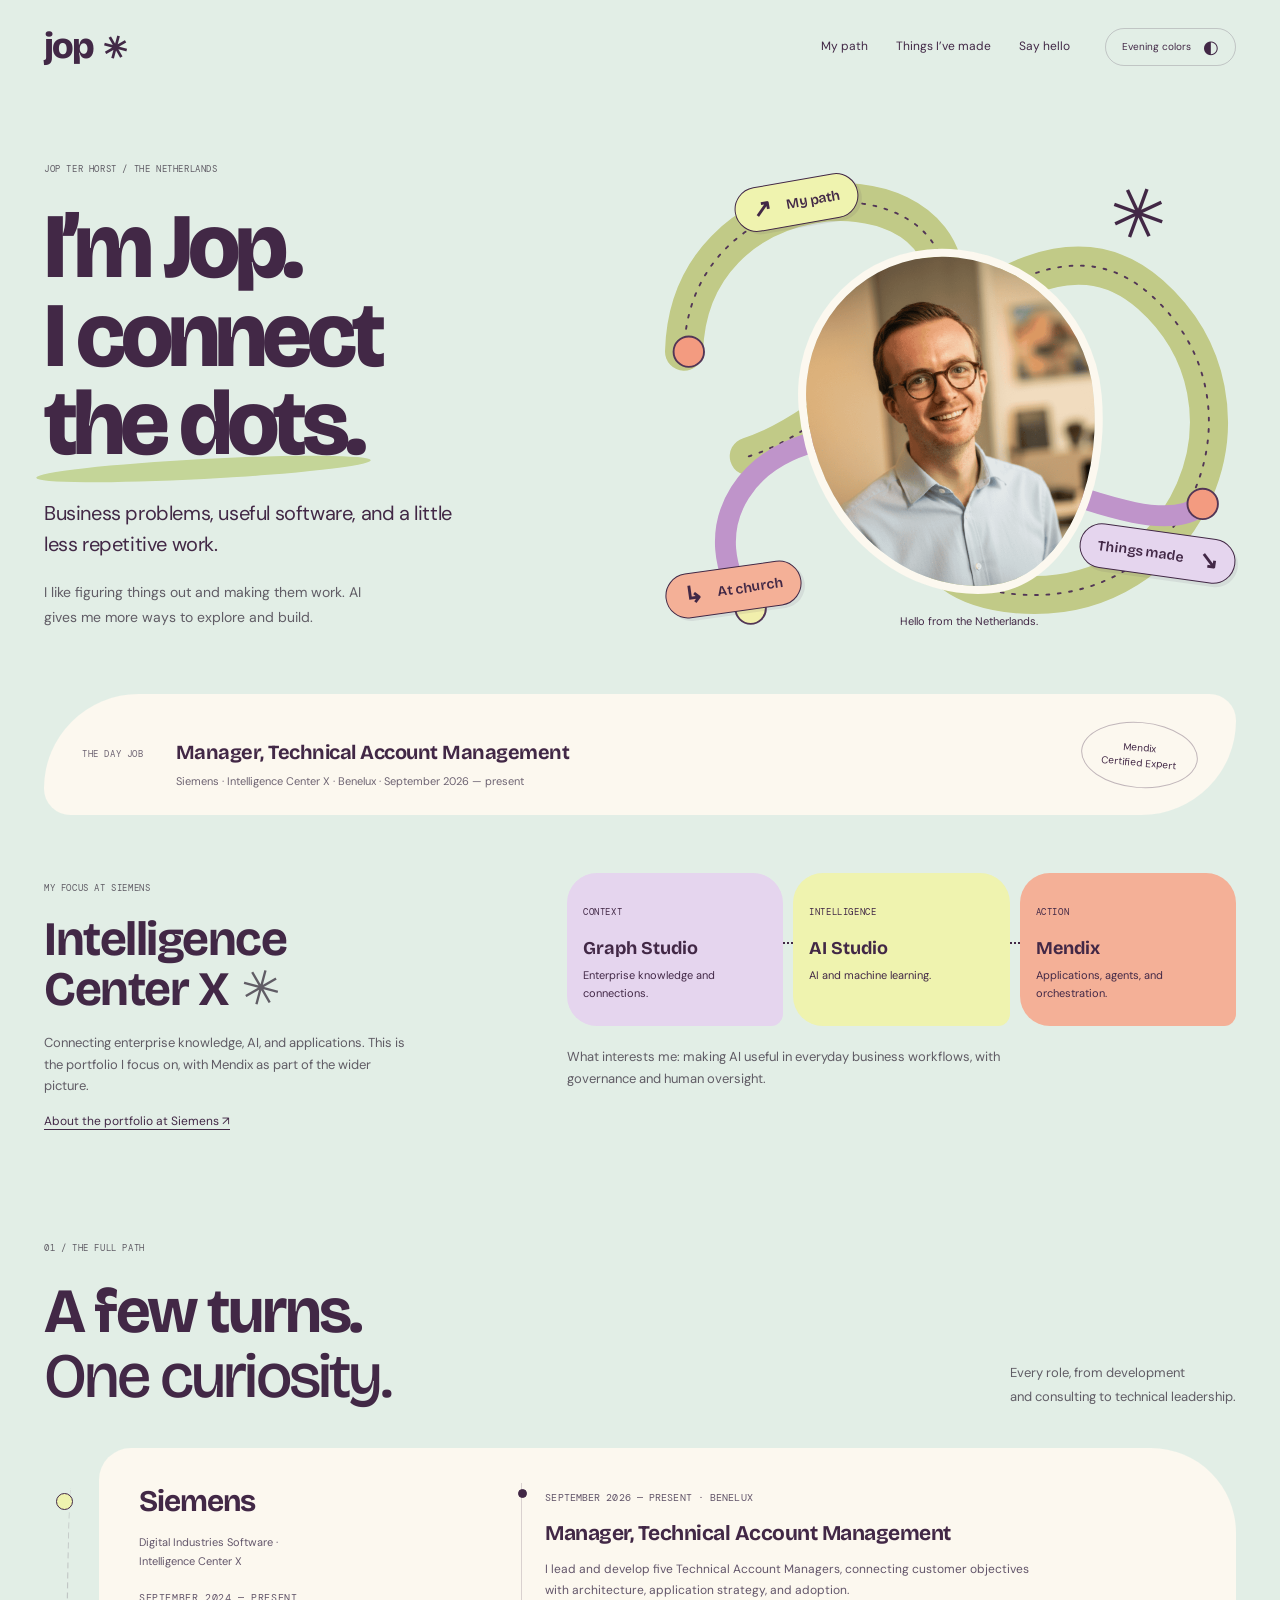
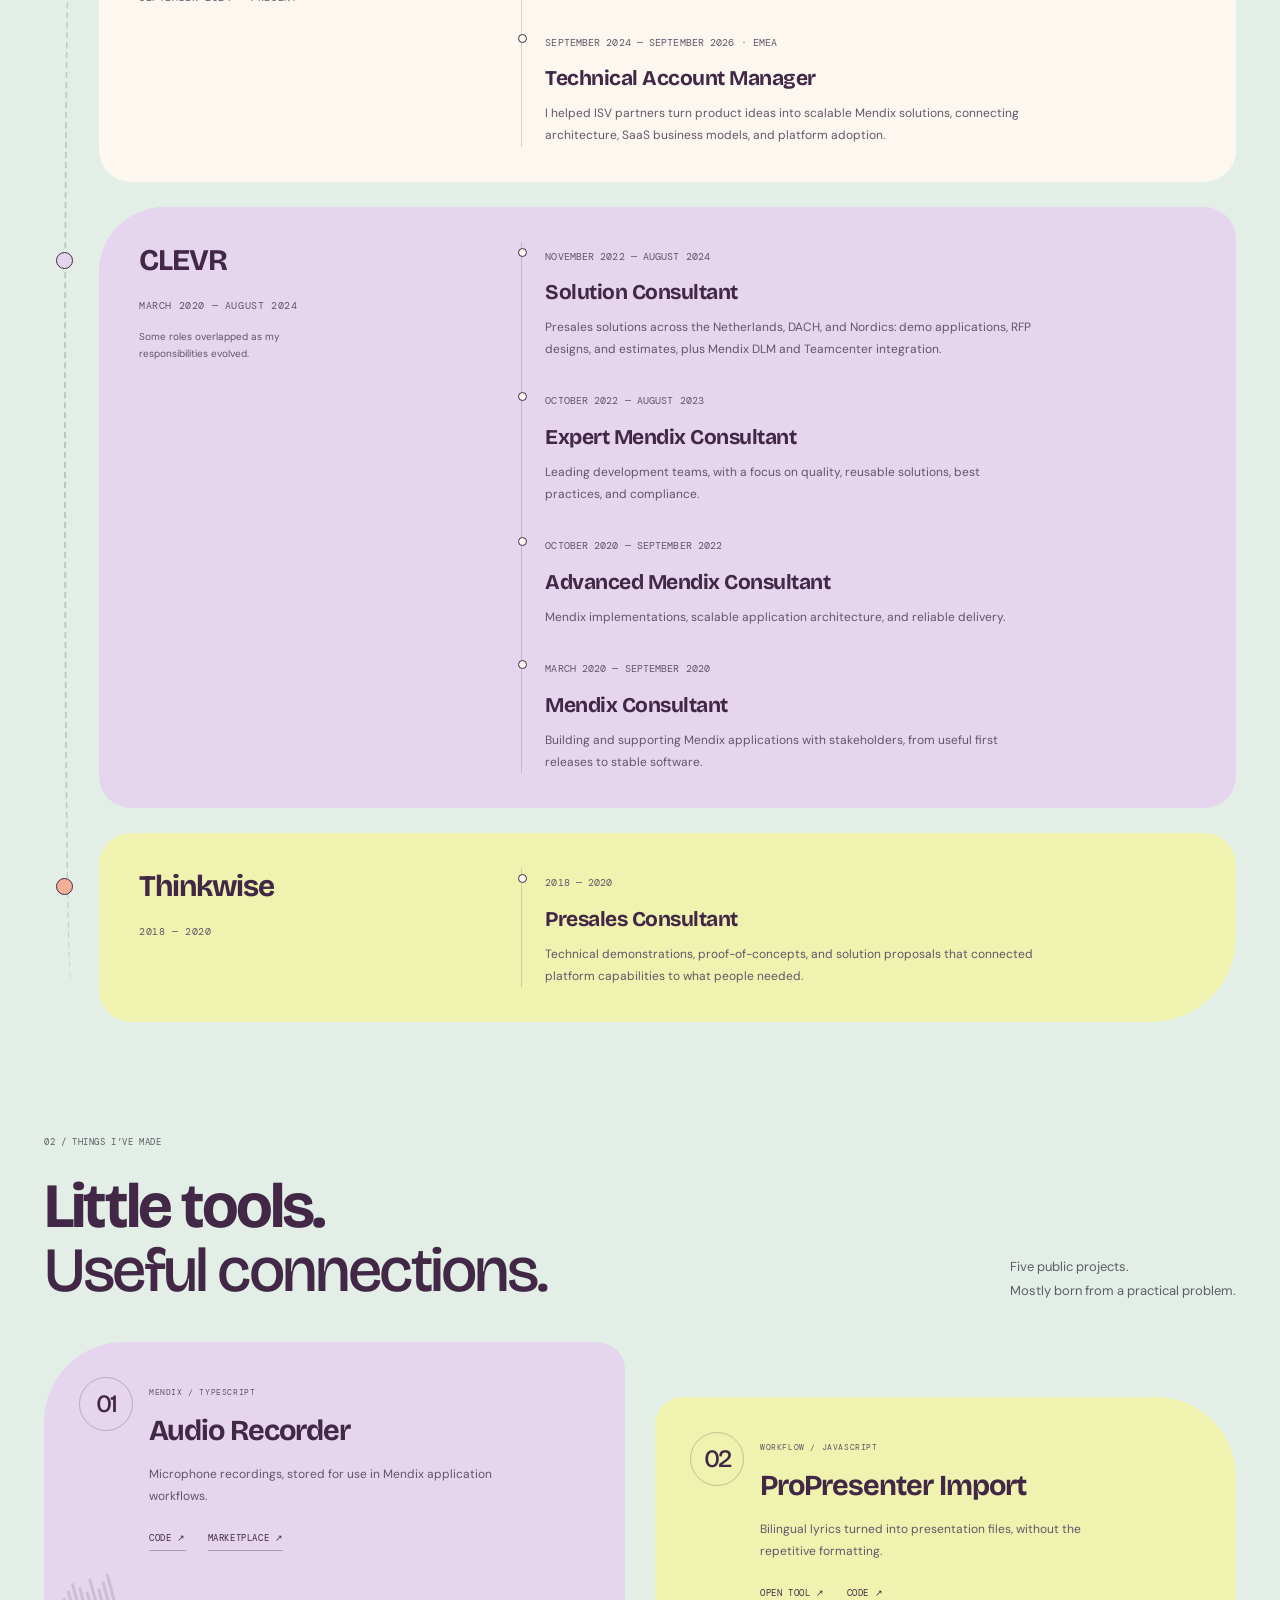
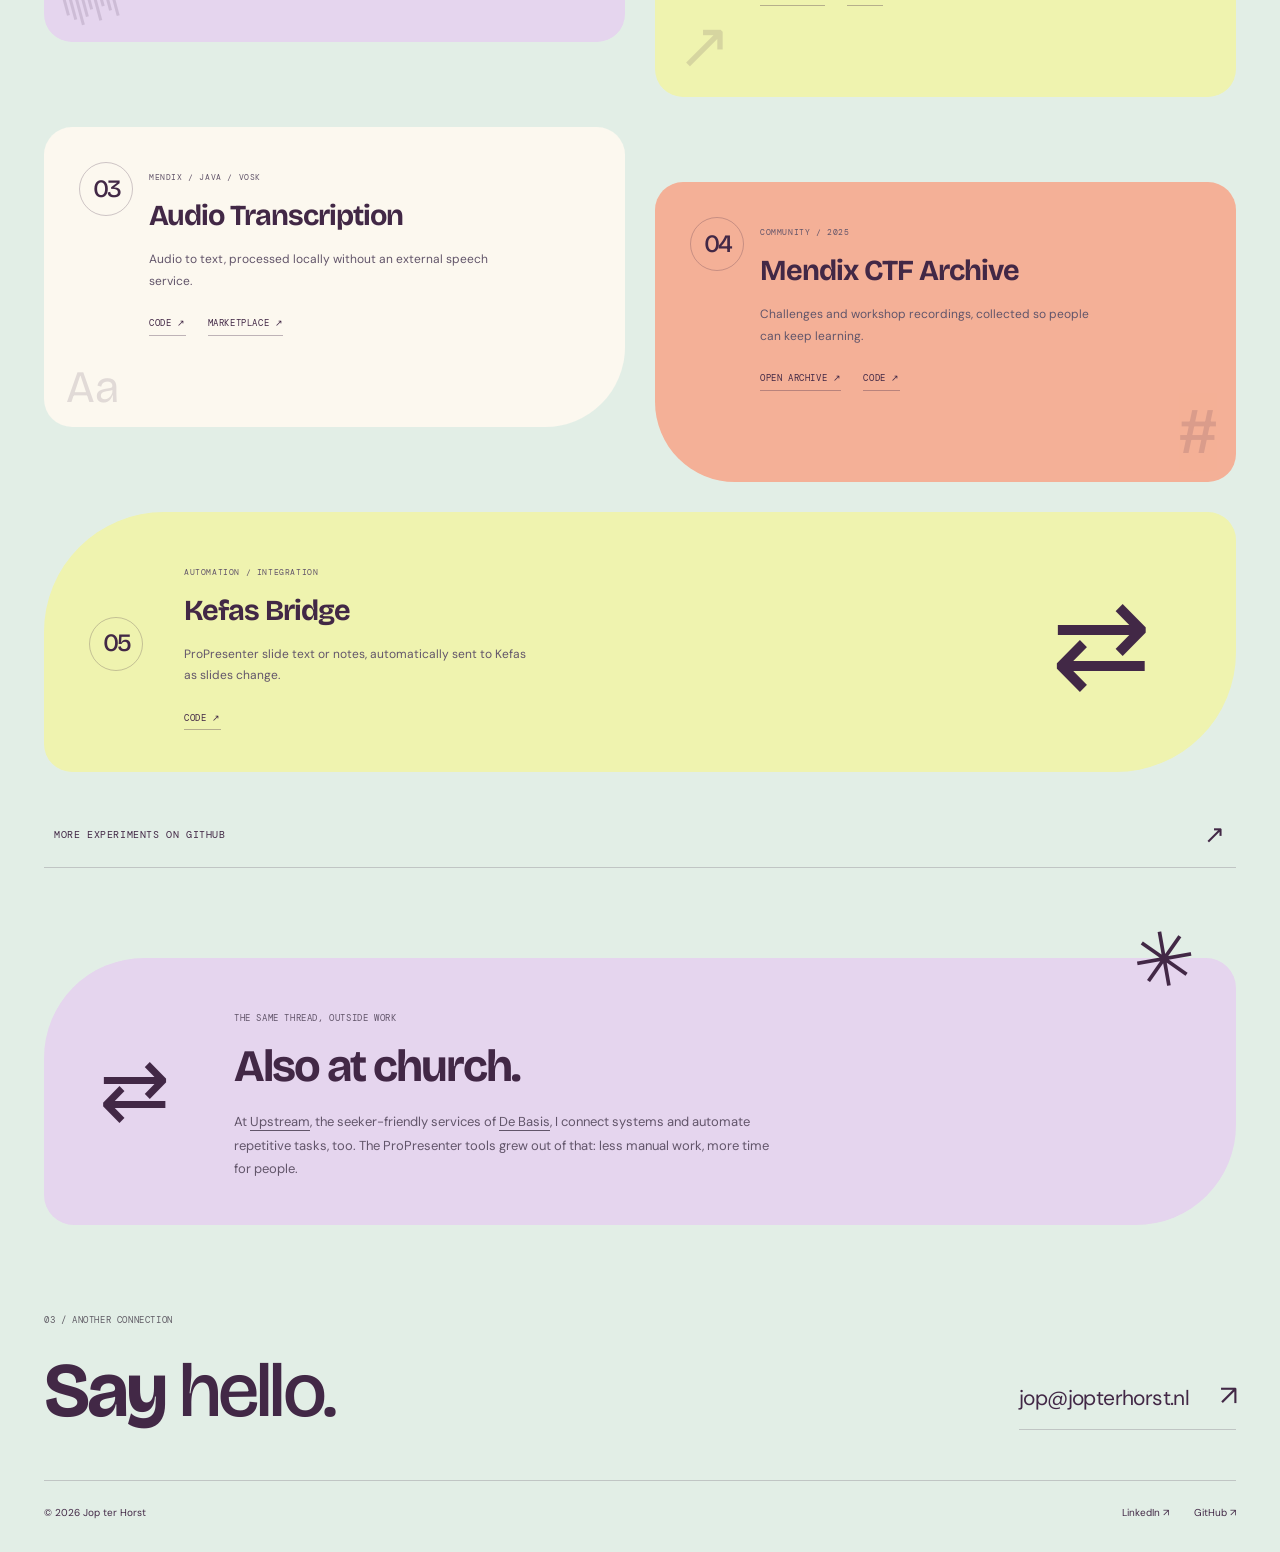
<file: index.html>
<!doctype html>
<html lang="en">
  <head>
    <meta charset="utf-8" />
    <meta name="viewport" content="width=device-width,initial-scale=1" />
    <meta name="theme-color" content="#e2eee6" />
    <meta
      name="description"
      content="Jop ter Horst. Connecting business problems, useful software, and practical automation."
    />
    <title>Jop ter Horst — Connected</title>
    <link rel="canonical" href="https://jopterhorst.nl/" />
    <meta property="og:type" content="website" />
    <meta property="og:locale" content="en_GB" />
    <meta property="og:site_name" content="Jop ter Horst" />
    <meta property="og:title" content="Jop ter Horst — Connected" />
    <meta
      property="og:description"
      content="Turning business problems into working solutions. Years of enterprise software experience, new possibilities with AI, and a hands-on approach to technical leadership."
    />
    <meta property="og:url" content="https://jopterhorst.nl/" />
    <meta
      property="og:image"
      content="https://jopterhorst.nl/assets/profile-photo.png"
    />
    <meta property="og:image:alt" content="Portrait of Jop ter Horst" />
    <meta name="twitter:card" content="summary_large_image" />
    <meta
      name="twitter:image"
      content="https://jopterhorst.nl/assets/profile-photo.png"
    />
    <meta name="twitter:image:alt" content="Portrait of Jop ter Horst" />
    <script type="application/ld+json">
      {
        "@context": "https://schema.org",
        "@type": "Person",
        "name": "Jop ter Horst",
        "url": "https://jopterhorst.nl/",
        "image": "https://jopterhorst.nl/assets/profile-photo.png",
        "jobTitle": "Manager, Technical Account Management",
        "worksFor": {
          "@type": "Organization",
          "name": "Siemens Digital Industries Software"
        },
        "sameAs": [
          "https://www.linkedin.com/in/jopterhorst/",
          "https://github.com/jopterhorst"
        ]
      }
    </script>
    <link rel="icon" href="favicon.svg?v=20261010-connected" />
    <link rel="preconnect" href="https://fonts.googleapis.com" />
    <link rel="preconnect" href="https://fonts.gstatic.com" crossorigin />
    <link
      href="https://fonts.googleapis.com/css2?family=Bricolage+Grotesque:opsz,wght@12..96,400;12..96,500;12..96,600;12..96,700;12..96,800&family=DM+Sans:wght@400;500;600&family=DM+Mono:wght@400&display=swap"
      rel="stylesheet"
    />
    <link rel="stylesheet" href="styles.css?v=20261011-device-theme" />
    <script src="script.js?v=20261011-device-theme" defer></script>
  </head>
  <body>
    <a class="skip" href="#main">Skip to content</a>
    <header class="frame">
      <a class="brand" href="#">jop<span aria-hidden="true">✳&#xfe0e;</span></a>
      <nav aria-label="Main navigation">
        <a href="#career">My path</a><a href="#work">Things I’ve made</a
        ><a href="#contact">Say hello</a>
      </nav>
      <button
        class="palette"
        id="palette"
        hidden
        aria-pressed="false"
        aria-label="Switch to evening colors"
      >
        Evening colors <span aria-hidden="true">◐</span>
      </button>
    </header>
    <main id="main">
      <section class="hero frame" aria-labelledby="hero-title">
        <div class="hero-copy">
          <p class="eyebrow">JOP TER HORST / THE NETHERLANDS</p>
          <h1 id="hero-title">
            I’m Jop.<br />I connect<br /><span>the dots.</span>
          </h1>
          <p class="intro">
            Business problems, useful software, and a little less repetitive
            work.
          </p>
          <p class="intro-small">
            I like figuring things out and making them work. AI gives me more
            ways to explore and build.
          </p>
        </div>
        <div class="connection-map">
          <svg
            class="routes"
            viewBox="0 0 600 530"
            fill="none"
            aria-hidden="true"
          >
            <path
              d="M20 210C25 25 280 10 294 130S190 450 370 465S640 265 510 150S220 280 88 320"
              stroke="#c1ca87"
              stroke-width="40"
              stroke-linecap="round"
            />
            <path
              d="M20 210C25 25 280 10 294 130S190 450 370 465S640 265 510 150S220 280 88 320"
              stroke="#523656"
              stroke-width="2"
              stroke-linecap="round"
              stroke-dasharray="3 9"
            />
            <path
              d="M90 480C25 400 85 295 210 300S510 420 565 370"
              stroke="#bf94ca"
              stroke-width="22"
              stroke-linecap="round"
            />
            <circle
              cx="25"
              cy="210"
              r="16"
              fill="#f39b80"
              stroke="#523656"
              stroke-width="2"
            />
            <circle
              cx="565"
              cy="370"
              r="16"
              fill="#f39b80"
              stroke="#523656"
              stroke-width="2"
            />
            <circle
              cx="90"
              cy="480"
              r="16"
              fill="#f1efac"
              stroke="#523656"
              stroke-width="2"
            />
          </svg>
          <figure class="portrait">
            <img
              src="assets/profile-photo.png"
              width="460"
              height="460"
              alt="Jop ter Horst smiling"
            />
            <figcaption>Hello from the Netherlands.</figcaption>
          </figure>
          <a class="map-link map-career" href="#career"
            ><span aria-hidden="true">↗&#xfe0e;</span> My path</a
          ><a class="map-link map-work" href="#work"
            >Things made <span aria-hidden="true">↘&#xfe0e;</span></a
          ><a class="map-link map-church" href="#church"
            ><span aria-hidden="true">↳</span> At church</a
          ><span class="map-spark" aria-hidden="true">✳&#xfe0e;</span>
        </div>
        <div class="now">
          <span class="eyebrow">THE DAY JOB</span>
          <div>
            <h2>Manager, Technical Account Management</h2>
            <p>
              Siemens · Intelligence Center X · Benelux · September 2026 —
              present
            </p>
          </div>
          <span class="expert">Mendix <br />Certified Expert</span>
        </div>
        <aside class="portfolio-focus" aria-labelledby="focus-title">
          <div class="focus-copy">
            <span class="eyebrow">MY FOCUS AT SIEMENS</span>
            <h2 id="focus-title">
              Intelligence<br />Center X<span aria-hidden="true"
                >✳&#xfe0e;</span
              >
            </h2>
            <p>
              Connecting enterprise knowledge, AI, and applications. This is the
              portfolio I focus on, with Mendix as part of the wider picture.
            </p>
            <a
              href="https://www.siemens.com/en-gb/products/intelligence-center-x/"
              target="_blank"
              rel="noopener noreferrer"
              >About the portfolio at Siemens ↗&#xfe0e;</a
            >
          </div>
          <div class="focus-connections">
            <ul aria-label="Intelligence Center X capabilities">
              <li>
                <span class="mono">CONTEXT</span>
                <h3>Graph Studio</h3>
                <p>Enterprise knowledge and connections.</p>
              </li>
              <li>
                <span class="mono">INTELLIGENCE</span>
                <h3>AI Studio</h3>
                <p>AI and machine learning.</p>
              </li>
              <li>
                <span class="mono">ACTION</span>
                <h3>Mendix</h3>
                <p>Applications, agents, and orchestration.</p>
              </li>
            </ul>
            <p class="focus-note">
              What interests me: making AI useful in everyday business
              workflows, with governance and human oversight.
            </p>
          </div>
        </aside>
      </section>
      <section class="career frame" id="career" aria-labelledby="career-title">
        <div class="section-heading">
          <div>
            <span class="eyebrow">01 / THE FULL PATH</span>
            <h2 id="career-title">
              A few turns.<br /><span>One curiosity.</span>
            </h2>
          </div>
          <p>
            Every role, from development<br />and consulting to technical
            leadership.
          </p>
        </div>
        <div class="career-trail">
          <div class="employer-group">
            <div class="employer">
              <h3>Siemens</h3>
              <p>Digital Industries Software · Intelligence Center X</p>
              <span class="mono">SEPTEMBER 2024 — PRESENT</span>
            </div>
            <ol class="roles" aria-label="Siemens roles, most recent first">
              <li class="role current-role">
                <span class="mono role-date"
                  >SEPTEMBER 2026 — PRESENT · BENELUX</span
                >
                <h4>Manager, Technical Account Management</h4>
                <p>
                  I lead and develop five Technical Account Managers, connecting
                  customer objectives with architecture, application strategy,
                  and adoption.
                </p>
              </li>
              <li class="role">
                <span class="mono role-date"
                  >SEPTEMBER 2024 — SEPTEMBER 2026 · EMEA</span
                >
                <h4>Technical Account Manager</h4>
                <p>
                  I helped ISV partners turn product ideas into scalable Mendix
                  solutions, connecting architecture, SaaS business models, and
                  platform adoption.
                </p>
              </li>
            </ol>
          </div>
          <div class="employer-group">
            <div class="employer">
              <h3>CLEVR</h3>
              <span class="mono">MARCH 2020 — AUGUST 2024</span>
              <p class="overlap-note">
                Some roles overlapped as my responsibilities evolved.
              </p>
            </div>
            <ol class="roles" aria-label="CLEVR roles, most recent first">
              <li class="role">
                <span class="mono role-date">NOVEMBER 2022 — AUGUST 2024</span>
                <h4>Solution Consultant</h4>
                <p>
                  Presales solutions across the Netherlands, DACH, and Nordics:
                  demo applications, RFP designs, and estimates, plus Mendix DLM
                  and Teamcenter integration.
                </p>
              </li>
              <li class="role">
                <span class="mono role-date">OCTOBER 2022 — AUGUST 2023</span>
                <h4>Expert Mendix Consultant</h4>
                <p>
                  Leading development teams, with a focus on quality, reusable
                  solutions, best practices, and compliance.
                </p>
              </li>
              <li class="role">
                <span class="mono role-date"
                  >OCTOBER 2020 — SEPTEMBER 2022</span
                >
                <h4>Advanced Mendix Consultant</h4>
                <p>
                  Mendix implementations, scalable application architecture, and
                  reliable delivery.
                </p>
              </li>
              <li class="role">
                <span class="mono role-date">MARCH 2020 — SEPTEMBER 2020</span>
                <h4>Mendix Consultant</h4>
                <p>
                  Building and supporting Mendix applications with stakeholders,
                  from useful first releases to stable software.
                </p>
              </li>
            </ol>
          </div>
          <div class="employer-group">
            <div class="employer">
              <h3>Thinkwise</h3>
              <span class="mono">2018 — 2020</span>
            </div>
            <ol class="roles" aria-label="Thinkwise roles">
              <li class="role">
                <span class="mono role-date">2018 — 2020</span>
                <h4>Presales Consultant</h4>
                <p>
                  Technical demonstrations, proof-of-concepts, and solution
                  proposals that connected platform capabilities to what people
                  needed.
                </p>
              </li>
            </ol>
          </div>
        </div>
      </section>
      <section class="work frame" id="work" aria-labelledby="work-title">
        <div class="section-heading">
          <div>
            <span class="eyebrow">02 / THINGS I’VE MADE</span>
            <h2 id="work-title">
              Little tools.<br /><span>Useful connections.</span>
            </h2>
          </div>
          <p>
            Five public projects.<br />Mostly born from a practical problem.
          </p>
        </div>
        <div class="project-list">
          <article class="project">
            <span class="project-number">01</span>
            <div class="project-main">
              <span class="mono project-category">MENDIX / TYPESCRIPT</span>
              <h3>Audio Recorder</h3>
              <p>
                Microphone recordings, stored for use in Mendix application
                workflows.
              </p>
              <div class="links mono">
                <a href="https://github.com/jopterhorst/vibingaudiorecorder"
                  >CODE ↗&#xfe0e;</a
                ><a href="https://marketplace.mendix.com/link/component/244303"
                  >MARKETPLACE ↗&#xfe0e;</a
                >
              </div>
            </div>
            <div class="project-art waveform" aria-hidden="true">
              <i></i><i></i><i></i><i></i><i></i><i></i><i></i><i></i><i></i>
            </div>
          </article>
          <article class="project">
            <span class="project-number">02</span>
            <div class="project-main">
              <span class="mono project-category">WORKFLOW / JAVASCRIPT</span>
              <h3>ProPresenter Import</h3>
              <p>
                Bilingual lyrics turned into presentation files, without the
                repetitive formatting.
              </p>
              <div class="links mono">
                <a href="https://propresenter-import.pages.dev/"
                  >OPEN TOOL ↗&#xfe0e;</a
                ><a href="https://github.com/jopterhorst/propresenter-import"
                  >CODE ↗&#xfe0e;</a
                >
              </div>
            </div>
            <div class="project-art glyph" aria-hidden="true">↗&#xfe0e;</div>
          </article>
          <article class="project">
            <span class="project-number">03</span>
            <div class="project-main">
              <span class="mono project-category">MENDIX / JAVA / VOSK</span>
              <h3>Audio Transcription</h3>
              <p>
                Audio to text, processed locally without an external speech
                service.
              </p>
              <div class="links mono">
                <a href="https://github.com/jopterhorst/vibetranscribe"
                  >CODE ↗&#xfe0e;</a
                ><a href="https://marketplace.mendix.com/link/component/244525"
                  >MARKETPLACE ↗&#xfe0e;</a
                >
              </div>
            </div>
            <div class="project-art text-art" aria-hidden="true">Aa</div>
          </article>
          <article class="project">
            <span class="project-number">04</span>
            <div class="project-main">
              <span class="mono project-category">COMMUNITY / 2025</span>
              <h3>Mendix CTF Archive</h3>
              <p>
                Challenges and workshop recordings, collected so people can keep
                learning.
              </p>
              <div class="links mono">
                <a href="https://mendixctf25.pages.dev/"
                  >OPEN ARCHIVE ↗&#xfe0e;</a
                ><a href="https://github.com/jopterhorst/mendixctf25"
                  >CODE ↗&#xfe0e;</a
                >
              </div>
            </div>
            <div class="project-art glyph" aria-hidden="true">#</div>
          </article>
          <article class="project">
            <span class="project-number">05</span>
            <div class="project-main">
              <span class="mono project-category"
                >AUTOMATION / INTEGRATION</span
              >
              <h3>Kefas Bridge</h3>
              <p>
                ProPresenter slide text or notes, automatically sent to Kefas as
                slides change.
              </p>
              <div class="links mono">
                <a
                  href="https://github.com/jopterhorst/propresenter-kefas-bridge"
                  >CODE ↗&#xfe0e;</a
                >
              </div>
            </div>
            <div class="project-art glyph sync-art" aria-hidden="true">⇄</div>
          </article>
        </div>
        <a class="more mono" href="https://github.com/jopterhorst"
          >MORE EXPERIMENTS ON GITHUB
          <span aria-hidden="true">↗&#xfe0e;</span></a
        >
      </section>
      <section class="church frame" id="church" aria-labelledby="church-title">
        <div class="church-mark" aria-hidden="true">⇄</div>
        <div>
          <span class="eyebrow">THE SAME THREAD, OUTSIDE WORK</span>
          <h2 id="church-title">Also at church.</h2>
          <p>
            At <a href="https://upstream.cafe/">Upstream</a>, the
            seeker-friendly services of
            <a href="https://basis.cc/">De Basis</a>, I connect systems and
            automate repetitive tasks, too. The ProPresenter tools grew out of
            that: less manual work, more time for people.
          </p>
        </div>
        <span class="church-star" aria-hidden="true">✳&#xfe0e;</span>
      </section>
      <footer class="frame" id="contact">
        <div class="contact-heading">
          <div>
            <span class="eyebrow">03 / ANOTHER CONNECTION</span>
            <h2>Say <span>hello.</span></h2>
          </div>
          <a class="email" href="mailto:jop@jopterhorst.nl"
            >jop@jopterhorst.nl <span aria-hidden="true">↗&#xfe0e;</span></a
          >
        </div>
        <div class="footer-meta">
          <span>©&#xfe0e; <span id="year">2026</span> Jop ter Horst</span>
          <div class="social">
            <a href="https://www.linkedin.com/in/jopterhorst/"
              >LinkedIn ↗&#xfe0e;</a
            ><a href="https://github.com/jopterhorst">GitHub ↗&#xfe0e;</a>
          </div>
        </div>
      </footer>
    </main>
  </body>
</html>
</file>
<file: styles.css>
:root {
  --background: #e2eee6;
  --text: #422846;
  --muted: #605c65;
  --ink: #422846;
  --cream: #fcf8ef;
  --violet: #e5d5ee;
  --citrus: #eff3af;
  --coral: #f4b097;
  --line: #42284635;
  --highlight: #c4d598;
  --display: "Bricolage Grotesque", sans-serif;
  background: var(--background);
  color: var(--text);
  font-family: "DM Sans", sans-serif;
  color-scheme: light;
}
html[data-evening="true"] {
  --background: #302135;
  --text: #f5f1e7;
  --muted: #c1b7c8;
  --line: #f5f1e735;
  --highlight: #86648d;
  color-scheme: dark;
}
/* Follow the device before JavaScript loads and when it is disabled. */
@media (prefers-color-scheme: dark) {
  html:not([data-evening="false"]) {
    --background: #302135;
    --text: #f5f1e7;
    --muted: #c1b7c8;
    --line: #f5f1e735;
    --highlight: #86648d;
    color-scheme: dark;
  }
}
* {
  box-sizing: border-box;
}
html {
  scroll-behavior: smooth;
  scroll-padding-top: 30px;
}
body {
  margin: 0;
  line-height: 1.65;
}
h1,
h2,
h3,
h4,
p,
figure {
  margin: 0;
}
a {
  color: inherit;
  text-decoration: none;
}
a:hover {
  text-decoration: underline;
  text-underline-offset: 5px;
}
a:focus-visible,
button:focus-visible {
  outline: 2px solid currentColor;
  outline-offset: 5px;
}
button {
  font: inherit;
  cursor: pointer;
}
[hidden] {
  display: none !important;
}
.frame {
  width: min(1220px, calc(100% - 88px));
  margin: auto;
}
.eyebrow,
.mono {
  font-family: "DM Mono", monospace;
  font-size: 9px;
  letter-spacing: 0.6px;
  line-height: 1.7;
}
.eyebrow {
  color: var(--muted);
}
.skip {
  position: fixed;
  top: -80px;
  left: 20px;
  z-index: 40;
  background: var(--cream);
  color: var(--ink);
  padding: 10px 16px;
}
.skip:focus {
  top: 15px;
}
header {
  display: flex;
  align-items: center;
  gap: 35px;
  padding: 28px 0;
}
.brand {
  font-family: var(--display);
  font-size: 36px;
  font-weight: 800;
  letter-spacing: -2px;
  line-height: 1;
}
.brand span {
  display: inline-block;
  margin-left: 9px;
  font-size: 30px;
  transform: rotate(15deg);
}
header nav {
  display: flex;
  gap: 28px;
  margin-left: auto;
  font-size: 12px;
}
.palette {
  border: 1px solid var(--line);
  border-radius: 50px;
  padding: 9px 16px;
  background: none;
  color: var(--text);
  font-size: 10px;
  display: flex;
  align-items: center;
  gap: 12px;
}
.palette span {
  font-size: 18px;
  line-height: 1;
}
.hero {
  display: grid;
  grid-template-columns: 1fr 1fr;
  gap: 20px 50px;
  padding-top: 50px;
}
.hero-copy {
  padding-top: 18px;
}
.hero-copy > .eyebrow {
  margin-bottom: 26px;
}
h1 {
  font-family: var(--display);
  font-size: clamp(72px, 7.2vw, 106px);
  font-weight: 800;
  letter-spacing: -5px;
  line-height: 0.96;
}
h1 > span {
  position: relative;
  z-index: 1;
  white-space: nowrap;
}
h1 > span:after {
  content: "";
  position: absolute;
  left: -8px;
  right: -8px;
  bottom: 0;
  height: 20px;
  background: var(--highlight);
  z-index: -1;
  transform: rotate(-3deg);
  border-radius: 50%;
}
.intro {
  font-size: 20px;
  max-width: 430px;
  line-height: 1.55;
  letter-spacing: -0.4px;
  margin-top: 29px;
}
.intro-small {
  font-size: 14px;
  color: var(--muted);
  line-height: 1.8;
  max-width: 350px;
  margin-top: 20px;
}
.connection-map {
  position: relative;
  min-height: 520px;
  min-width: 0;
  align-self: center;
}
.routes {
  position: absolute;
  inset: 0;
  width: 100%;
  height: 100%;
  overflow: visible;
}
.portrait {
  position: absolute;
  left: 24%;
  top: 20%;
  width: 53%;
  transform: rotate(-5deg);
}
.portrait img {
  display: block;
  width: 100%;
  height: auto;
  aspect-ratio: 0.87;
  object-fit: cover;
  border-radius: 47% 53% 42% 58% / 42% 46% 54% 58%;
  border: 8px solid var(--cream);
}
.portrait figcaption {
  font-size: 11px;
  text-align: center;
  margin-top: 17px;
  transform: rotate(5deg);
  white-space: nowrap;
}
.map-link {
  position: absolute;
  font-family: var(--display);
  font-size: 14px;
  font-weight: 600;
  color: var(--ink);
  background: var(--citrus);
  padding: 10px 17px;
  border: 1px solid var(--ink);
  border-radius: 50px;
  display: flex;
  gap: 15px;
  align-items: center;
  box-shadow: 3px 3px 0 #42284615;
}
.map-link span {
  font-size: 23px;
  line-height: 1;
}
.map-career {
  left: 12%;
  top: 7%;
  transform: rotate(-10deg);
}
.map-work {
  right: 0;
  bottom: 17%;
  background: var(--violet);
  transform: rotate(8deg);
}
.map-church {
  left: 0;
  bottom: 10%;
  background: var(--coral);
  transform: rotate(-8deg);
}
.map-spark {
  position: absolute;
  right: 12%;
  top: 7%;
  font-size: 70px;
  line-height: 1;
  color: var(--text);
  transform: rotate(20deg);
}
.now {
  grid-column: 1/-1;
  display: flex;
  align-items: center;
  gap: 32px;
  background: var(--cream);
  color: var(--ink);
  border-radius: 100px 28px 100px 28px;
  padding: 25px 38px;
  margin-top: 10px;
}
.now .eyebrow {
  color: #6d6372;
  max-width: 70px;
}
.now h2 {
  font-family: var(--display);
  font-size: 20px;
  letter-spacing: -0.5px;
  font-weight: 700;
  line-height: 1.3;
}
.now p {
  font-size: 11px;
  color: #6d6372;
  margin-top: 7px;
}
.expert {
  margin-left: auto;
  white-space: nowrap;
  font-size: 10px;
  line-height: 1.5;
  transform: rotate(5deg);
  border: 1px solid #42284650;
  border-radius: 50%;
  padding: 17px 20px;
  text-align: center;
}
.portfolio-focus {
  grid-column: 1/-1;
  display: grid;
  grid-template-columns: 1fr 1.4fr;
  gap: 45px;
  padding: 38px 0 0;
}
.focus-copy h2 {
  font-family: var(--display);
  font-size: clamp(32px, 4vw, 48px);
  line-height: 1.05;
  letter-spacing: -1.5px;
  margin: 14px 0 18px;
}
.focus-copy h2 span {
  display: inline-block;
  margin-left: 12px;
  color: var(--muted);
  transform: rotate(15deg);
}
.focus-copy p,
.focus-note {
  font-size: 13px;
  color: var(--muted);
  max-width: 370px;
}
.focus-copy a {
  display: inline-block;
  margin-top: 15px;
  font-size: 12px;
  text-decoration: underline;
  text-underline-offset: 4px;
}
.focus-connections ul {
  display: grid;
  grid-template-columns: repeat(3, minmax(0, 1fr));
  list-style: none;
  padding: 0;
  margin: 0;
  gap: 10px;
}
.focus-connections li {
  position: relative;
  padding: 24px 16px;
  border-radius: 30px 30px 12px 30px;
  background: var(--violet);
  color: var(--ink);
}
.focus-connections li:nth-child(2) {
  background: var(--citrus);
}
.focus-connections li:nth-child(3) {
  background: var(--coral);
}
.focus-connections li + li:before {
  content: "";
  position: absolute;
  left: -10px;
  top: 45%;
  width: 10px;
  border-top: 2px dotted var(--text);
}
.focus-connections .mono {
  font-size: 9px;
}
.focus-connections h3 {
  font-family: var(--display);
  font-size: 18px;
  line-height: 1.2;
  margin: 14px 0 8px;
}
.focus-connections li p {
  font-size: 11px;
  line-height: 1.6;
}
.focus-note {
  margin-top: 20px;
  max-width: 500px;
}
@media (max-width: 760px) {
  .portfolio-focus {
    grid-template-columns: 1fr;
    gap: 25px;
  }
  .focus-copy p {
    max-width: 500px;
  }
}
@media (max-width: 400px) {
  .focus-connections ul {
    grid-template-columns: 1fr;
  }
  .focus-connections li {
    padding: 18px 22px;
  }
  .focus-connections li + li:before {
    left: 50%;
    top: -10px;
    height: 10px;
    width: 0;
    border-top: 0;
    border-left: 2px dotted var(--text);
  }
}
.career {
  padding-top: 100px;
}
.section-heading {
  display: flex;
  justify-content: space-between;
  align-items: end;
  gap: 35px;
  margin-bottom: 40px;
}
h2 {
  font-family: var(--display);
  font-size: 63px;
  font-weight: 700;
  line-height: 1.02;
  letter-spacing: -2.8px;
  margin-top: 20px;
}
h2 > span {
  font-weight: 500;
}
.section-heading > p {
  font-size: 13px;
  color: var(--muted);
  line-height: 1.8;
}
.career-trail {
  position: relative;
  display: flex;
  flex-direction: column;
  gap: 25px;
  padding-left: 55px;
}
.career-trail:before {
  content: "";
  position: absolute;
  top: 40px;
  bottom: 40px;
  left: 20px;
  width: 12px;
  border-left: 2px dashed var(--line);
  border-radius: 50%;
}
.employer-group {
  position: relative;
  background: var(--cream);
  color: var(--ink);
  border-radius: 32px 85px 32px 32px;
  padding: 35px 40px;
  display: grid;
  grid-template-columns: 0.8fr 1.6fr;
  gap: 45px;
}
.employer-group:before {
  content: "";
  position: absolute;
  left: -43px;
  top: 45px;
  width: 15px;
  height: 15px;
  border: 1px solid var(--text);
  background: var(--citrus);
  border-radius: 50%;
}
.employer-group:nth-child(2) {
  background: var(--violet);
  border-radius: 65px 32px 32px 32px;
}
.employer-group:nth-child(3) {
  background: var(--citrus);
  border-radius: 32px 32px 85px 32px;
}
.employer-group:nth-child(2):before {
  background: var(--violet);
}
.employer-group:nth-child(3):before {
  background: var(--coral);
}
.employer h3 {
  font-family: var(--display);
  font-size: 30px;
  letter-spacing: -1px;
  font-weight: 700;
  line-height: 1.2;
}
.employer p {
  font-size: 11px;
  max-width: 190px;
  line-height: 1.7;
  margin-top: 14px;
  color: #62556a;
}
.employer > .mono {
  display: block;
  font-size: 10px;
  color: #62556a;
  margin-top: 19px;
}
.employer .overlap-note {
  font-size: 10px;
  max-width: 170px;
}
.roles {
  list-style: none;
  padding: 0 0 0 23px;
  margin: 0;
  border-left: 1px solid #42284630;
}
.role {
  position: relative;
  margin-bottom: 26px;
}
.role:last-child {
  margin-bottom: 0;
}
.role:before {
  content: "";
  position: absolute;
  width: 7px;
  height: 7px;
  left: -27px;
  top: 6px;
  border: 1px solid var(--ink);
  border-radius: 50%;
  background: var(--cream);
}
.current-role:before {
  background: var(--ink);
}
.role-date {
  font-size: 10px;
  color: #62556a;
  letter-spacing: 0.1px;
}
.role h4 {
  font-family: var(--display);
  font-size: 21px;
  line-height: 1.25;
  letter-spacing: -0.5px;
  margin: 11px 0 12px;
  font-weight: 700;
}
.role p {
  font-size: 12px;
  line-height: 1.8;
  color: #62556a;
  max-width: 490px;
}
.work {
  padding-top: 105px;
}
.project-list {
  display: grid;
  grid-template-columns: 1fr 1fr;
  gap: 30px;
  align-items: start;
}
.project {
  position: relative;
  display: grid;
  grid-template-columns: 55px 1fr;
  gap: 15px;
  min-height: 300px;
  background: var(--violet);
  color: var(--ink);
  padding: 35px 35px 32px;
  border-radius: 80px 28px 28px 28px;
  overflow: hidden;
}
.project:nth-child(2) {
  margin-top: 55px;
  background: var(--citrus);
  border-radius: 28px 80px 28px 28px;
}
.project:nth-child(3) {
  background: var(--cream);
  border-radius: 28px 28px 80px 28px;
}
.project:nth-child(4) {
  margin-top: 55px;
  background: var(--coral);
  border-radius: 28px 28px 28px 80px;
}
.project:nth-child(5) {
  background: var(--citrus);
  border-radius: 120px 28px 120px 28px;
  grid-column: 1/-1;
  min-height: 260px;
  grid-template-columns: 80px 1fr 180px;
  align-items: center;
  padding-inline: 45px;
}
.project-number {
  font-family: var(--display);
  font-size: 38px;
  line-height: 1;
  font-weight: 500;
  letter-spacing: -2px;
  border: 1px solid #42284640;
  border-radius: 50%;
  width: 54px;
  height: 54px;
  display: grid;
  place-items: center;
  font-size: 25px;
}
.project-category {
  font-size: 8px;
  color: #62556a;
}
.project h3 {
  font-family: var(--display);
  font-size: 29px;
  line-height: 1.1;
  letter-spacing: -1px;
  font-weight: 700;
  margin: 12px 0 17px;
  max-width: 320px;
}
.project p {
  font-size: 12px;
  line-height: 1.8;
  color: #62556a;
  max-width: 350px;
}
.links {
  display: flex;
  flex-wrap: wrap;
  gap: 22px;
  font-size: 9px;
  margin-top: 24px;
}
.links a {
  border-bottom: 1px solid #42284655;
  padding-bottom: 3px;
}
.project-art {
  position: absolute;
  bottom: 15px;
  left: 20px;
  width: 40px;
  opacity: 0.14;
  color: var(--ink);
  pointer-events: none;
}
.waveform {
  display: flex;
  align-items: center;
  gap: 3px;
  transform: rotate(-15deg);
  height: 50px;
}
.waveform i {
  width: 3px;
  flex-shrink: 0;
  height: 18px;
  background: currentColor;
}
.waveform i:nth-child(2n) {
  height: 30px;
}
.waveform i:nth-child(3n) {
  height: 43px;
}
.glyph,
.text-art {
  font-family: var(--display);
  font-size: 65px;
  line-height: 1;
  left: 22px;
  bottom: 17px;
}
.text-art {
  font-size: 45px;
}
.project:nth-child(4) .glyph {
  left: auto;
  right: 17px;
}
.project:nth-child(5) .project-art {
  position: static;
  width: auto;
  opacity: 1;
  font-size: 120px;
  justify-self: center;
  font-family: sans-serif;
}
.more {
  display: flex;
  justify-content: space-between;
  align-items: center;
  font-size: 10px;
  margin-top: 30px;
  padding: 20px 10px;
  border-bottom: 1px solid var(--line);
}
.more span {
  font-size: 25px;
  line-height: 1;
}
.church {
  position: relative;
  margin-top: 90px;
  background: var(--violet);
  color: var(--ink);
  padding: 45px 55px;
  border-radius: 100px 30px 100px 30px;
  display: grid;
  grid-template-columns: 100px 1fr;
  gap: 35px;
  align-items: center;
}
.church .eyebrow {
  color: #62556a;
}
.church h2 {
  font-size: 45px;
  letter-spacing: -2px;
  margin-top: 15px;
}
.church p {
  font-size: 13px;
  line-height: 1.8;
  color: #62556a;
  margin-top: 20px;
  max-width: 540px;
}
.church p a {
  text-decoration: underline;
  text-underline-offset: 4px;
}
.church-mark {
  font-size: 85px;
  line-height: 1;
  font-family: var(--display);
}
.church-star {
  position: absolute;
  right: 40px;
  top: -35px;
  font-size: 75px;
  line-height: 1;
  color: var(--text);
  transform: rotate(-10deg);
}
footer {
  padding: 80px 0 30px;
}
.contact-heading {
  display: flex;
  justify-content: space-between;
  align-items: end;
  gap: 40px;
  margin-bottom: 50px;
}
.contact-heading h2 {
  font-size: 77px;
}
.email {
  font-size: 21px;
  letter-spacing: -0.6px;
  border-bottom: 1px solid var(--line);
  padding-bottom: 10px;
}
.email span {
  font-size: 28px;
  margin-left: 25px;
}
.footer-meta {
  display: flex;
  flex-wrap: wrap;
  justify-content: space-between;
  align-items: center;
  gap: 25px;
  border-top: 1px solid var(--line);
  padding-top: 24px;
  font-size: 10px;
}
.social {
  display: flex;
  gap: 25px;
}
.footer-meta nav {
  display: flex;
  gap: 13px;
  align-items: center;
  font-family: "DM Mono", monospace;
  font-size: 9px;
}
.footer-meta nav > span:first-child {
  font-size: 7px;
  letter-spacing: 1px;
  margin-right: 5px;
}
.footer-meta [aria-current] {
  border: 1px solid currentColor;
  border-radius: 50%;
  padding: 3px;
}
@media (max-width: 1100px) {
  .frame {
    width: calc(100% - 64px);
  }
  h1 {
    font-size: 82px;
    letter-spacing: -4px;
  }
  .hero {
    gap: 20px 35px;
  }
  .connection-map {
    min-height: 480px;
  }
  .map-link {
    font-size: 12px;
    padding: 9px 14px;
    gap: 10px;
  }
  .map-spark {
    font-size: 60px;
  }
  .portrait figcaption {
    font-size: 10px;
  }
  .now {
    padding-inline: 30px;
    gap: 25px;
  }
  .now h2 {
    font-size: 18px;
  }
  .expert {
    padding: 14px 17px;
  }
  .employer-group {
    padding: 30px;
    gap: 30px;
  }
  .project {
    padding: 30px;
    grid-template-columns: 45px 1fr;
    gap: 15px;
  }
  .project-number {
    width: 42px;
    height: 42px;
    font-size: 21px;
  }
  .project h3 {
    font-size: 27px;
  }
  .contact-heading h2 {
    font-size: 68px;
  }
  .email {
    font-size: 19px;
  }
  .footer-meta nav {
    width: 100%;
    margin-top: 5px;
  }
  .footer-meta nav > span:first-child {
    margin-right: auto;
  }
}
@media (max-width: 800px) {
  header {
    gap: 25px;
    flex-wrap: wrap;
  }
  header nav {
    gap: 20px;
    font-size: 11px;
  }
  .palette {
    font-size: 9px;
    padding: 8px 12px;
  }
  .hero {
    grid-template-columns: 1fr;
    gap: 10px;
    padding-top: 25px;
  }
  .hero-copy {
    max-width: 500px;
  }
  .hero-copy > .eyebrow {
    margin-bottom: 22px;
  }
  h1 {
    font-size: 90px;
  }
  .intro {
    max-width: 430px;
  }
  .intro-small {
    max-width: 420px;
  }
  .connection-map {
    width: min(540px, 100%);
    justify-self: center;
    min-height: 480px;
  }
  .portrait {
    width: 49%;
    left: 27%;
  }
  .map-career {
    left: 15%;
    top: 8%;
  }
  .map-church {
    left: 4%;
  }
  .map-work {
    right: 3%;
  }
  .now {
    margin-top: 20px;
  }
  .now .eyebrow {
    font-size: 8px;
  }
  .now h2 {
    font-size: 17px;
  }
  .now p {
    font-size: 10px;
  }
  .expert {
    font-size: 9px;
  }
  .career,
  .work {
    padding-top: 75px;
  }
  h2 {
    font-size: 53px;
    letter-spacing: -2.5px;
  }
  .section-heading > p {
    font-size: 12px;
    max-width: 230px;
  }
  .career-trail {
    padding-left: 30px;
  }
  .career-trail:before {
    left: 9px;
  }
  .employer-group:before {
    left: -28px;
    width: 12px;
    height: 12px;
  }
  .employer-group {
    grid-template-columns: 1fr;
    gap: 25px;
    padding: 30px;
  }
  .employer h3 {
    font-size: 28px;
  }
  .employer p {
    max-width: none;
    margin-top: 10px;
  }
  .employer > .mono {
    margin-top: 12px;
  }
  .employer .overlap-note {
    max-width: none;
    margin-top: 14px;
  }
  .project-list {
    gap: 20px;
  }
  .project {
    padding: 25px 24px;
    grid-template-columns: 1fr;
    gap: 15px;
    min-height: 330px;
    border-top-left-radius: 60px;
  }
  .project:nth-child(2),
  .project:nth-child(4) {
    margin-top: 35px;
  }
  .project h3 {
    font-size: 26px;
  }
  .project-number {
    width: 38px;
    height: 38px;
    font-size: 19px;
  }
  .project-art {
    left: auto;
    right: 20px;
    top: 20px;
    bottom: auto;
  }
  .project:nth-child(5) {
    grid-template-columns: 45px 1fr;
    min-height: 250px;
    padding: 35px;
    border-radius: 80px 25px 80px 25px;
  }
  .project:nth-child(5) .project-art {
    display: none;
  }
  .church {
    padding: 38px 40px;
    grid-template-columns: 70px 1fr;
    gap: 25px;
    margin-top: 75px;
    border-radius: 70px 25px 70px 25px;
  }
  .church-mark {
    font-size: 68px;
  }
  .church h2 {
    font-size: 38px;
  }
  .church-star {
    font-size: 60px;
    top: -27px;
    right: 25px;
  }
  .contact-heading {
    display: block;
  }
  .contact-heading h2 {
    font-size: 72px;
  }
  .email {
    display: inline-block;
    margin-top: 28px;
  }
  .contact-heading {
    margin-bottom: 40px;
  }
}
@media (max-width: 600px) {
  .frame {
    width: calc(100% - 40px);
  }
  header {
    gap: 20px;
    padding: 24px 0;
  }
  .brand {
    font-size: 32px;
  }
  .brand span {
    font-size: 26px;
  }
  .palette {
    margin-left: auto;
  }
  header nav {
    order: 3;
    width: 100%;
    justify-content: space-between;
    margin: 0;
    font-size: 11px;
  }
  .hero {
    padding-top: 17px;
  }
  h1 {
    font-size: clamp(65px, 19vw, 90px);
    letter-spacing: -3.8px;
  }
  .hero-copy > .eyebrow {
    font-size: 10px;
  }
  .intro {
    font-size: 18px;
    max-width: 340px;
    margin-top: 25px;
  }
  .intro-small {
    font-size: 13px;
    max-width: 330px;
  }
  .connection-map {
    min-height: 375px;
    margin-top: 15px;
  }
  .portrait {
    width: 52%;
    left: 25%;
    top: 23%;
  }
  .portrait img {
    border-width: 5px;
  }
  .portrait figcaption {
    font-size: 9px;
    margin-top: 12px;
    white-space: normal;
  }
  .map-link {
    font-size: 11px;
    padding: 8px 12px;
    gap: 8px;
  }
  .map-link span {
    font-size: 19px;
  }
  .map-career {
    top: 8%;
    left: 10%;
  }
  .map-work {
    bottom: 12%;
    right: 0;
  }
  .map-church {
    left: 0;
    bottom: 6%;
  }
  .map-spark {
    font-size: 47px;
    right: 8%;
    top: 12%;
  }
  .now {
    padding: 24px;
    border-radius: 45px 20px 45px 20px;
    display: block;
    margin-top: 25px;
  }
  .now .eyebrow {
    max-width: none;
  }
  .now h2 {
    font-size: 18px;
    margin-top: 12px;
  }
  .now p {
    font-size: 10px;
    margin-top: 9px;
    line-height: 1.7;
  }
  .expert {
    display: inline-block;
    margin: 18px 0 0;
    transform: none;
    border-radius: 30px;
    padding: 8px 13px;
    font-size: 9px;
  }
  .expert br {
    display: none;
  }
  .expert {
    white-space: normal;
  }
  .expert br:after {
    content: " ";
  }
  .section-heading {
    display: block;
    margin-bottom: 28px;
  }
  .section-heading > p {
    margin-top: 20px;
    max-width: none;
    font-size: 12px;
  }
  .career,
  .work {
    padding-top: 55px;
  }
  h2 {
    font-size: 45px;
    letter-spacing: -2px;
  }
  .section-heading .eyebrow {
    font-size: 8px;
  }
  .career-trail {
    padding-left: 20px;
    gap: 20px;
  }
  .career-trail:before {
    left: 3px;
    width: 0;
  }
  .employer-group:before {
    width: 9px;
    height: 9px;
    left: -22px;
    top: 36px;
  }
  .employer-group {
    padding: 25px 24px;
    border-radius: 24px 55px 24px 24px;
  }
  .employer-group:nth-child(2) {
    border-radius: 45px 24px 24px 24px;
  }
  .employer-group:nth-child(3) {
    border-radius: 24px 24px 55px 24px;
  }
  .employer h3 {
    font-size: 26px;
  }
  .roles {
    padding-left: 16px;
  }
  .role:before {
    left: -20px;
  }
  .role h4 {
    font-size: 19px;
  }
  .role p {
    font-size: 11px;
    line-height: 1.85;
  }
  .role-date {
    font-size: 9px;
  }
  .employer > .mono {
    font-size: 9px;
  }
  .role {
    margin-bottom: 24px;
  }
  .project-list {
    grid-template-columns: 1fr;
    gap: 22px;
  }
  .project,
  .project:nth-child(2),
  .project:nth-child(4) {
    margin-top: 0;
    min-height: 0;
    grid-template-columns: 45px 1fr;
    padding: 28px 25px;
    gap: 15px;
    border-radius: 60px 24px 24px 24px;
  }
  .project:nth-child(2) {
    border-radius: 24px 60px 24px 24px;
  }
  .project:nth-child(3) {
    border-radius: 24px 24px 60px 24px;
  }
  .project:nth-child(4) {
    border-radius: 24px 24px 24px 60px;
  }
  .project h3 {
    font-size: 26px;
    margin-top: 10px;
  }
  .project-category {
    font-size: 7px;
  }
  .project p {
    font-size: 11px;
  }
  .links {
    font-size: 10px;
    gap: 18px;
    margin-top: 20px;
  }
  .project-number {
    margin-top: 3px;
  }
  .project-art {
    display: none;
  }
  .project:nth-child(5) {
    grid-column: auto;
    grid-template-columns: 45px 1fr;
    padding: 30px 25px;
    min-height: 0;
    border-radius: 55px 24px 55px 24px;
  }
  .more {
    font-size: 8px;
    letter-spacing: 0;
    margin-top: 15px;
    padding-inline: 0;
  }
  .church {
    grid-template-columns: 1fr;
    padding: 32px 28px;
    gap: 15px;
    border-radius: 60px 24px 60px 24px;
    margin-top: 55px;
  }
  .church-mark {
    font-size: 60px;
  }
  .church h2 {
    font-size: 37px;
  }
  .church .eyebrow {
    font-size: 8px;
  }
  .church p {
    font-size: 12px;
    margin-top: 18px;
  }
  .church-star {
    font-size: 48px;
    right: 20px;
    top: -22px;
  }
  footer {
    padding-top: 55px;
  }
  .contact-heading h2 {
    font-size: 65px;
  }
  .email {
    font-size: 18px;
  }
  .email span {
    font-size: 24px;
    margin-left: 15px;
  }
  .footer-meta {
    font-size: 9px;
    gap: 20px;
  }
  .social {
    gap: 20px;
  }
  .footer-meta nav {
    gap: 14px;
    font-size: 8px;
  }
  .footer-meta nav > span:first-child {
    font-size: 6px;
    margin-right: auto;
  }
}
@media (max-width: 360px) {
  h1 {
    font-size: 65px;
    letter-spacing: -3.6px;
  }
  .connection-map {
    min-height: 335px;
  }
  .map-link {
    font-size: 10px;
    padding: 7px 10px;
  }
  .map-career {
    left: 5%;
  }
  .portrait figcaption {
    font-size: 8px;
  }
  .map-spark {
    font-size: 40px;
  }
  .now {
    padding: 22px;
  }
  .project,
  .project:nth-child(5) {
    grid-template-columns: 32px 1fr;
    gap: 12px;
    padding-inline: 22px;
  }
  .project-number {
    width: 32px;
    height: 32px;
    font-size: 16px;
  }
  .project h3 {
    font-size: 23px;
  }
  .employer-group {
    padding-inline: 20px;
  }
  .role h4 {
    font-size: 18px;
  }
  .footer-meta nav {
    gap: 11px;
  }
  .church h2 {
    font-size: 33px;
  }
  .contact-heading h2 {
    font-size: 60px;
  }
}
@media (prefers-reduced-motion: reduce) {
  html {
    scroll-behavior: auto;
  }
}
</file>
